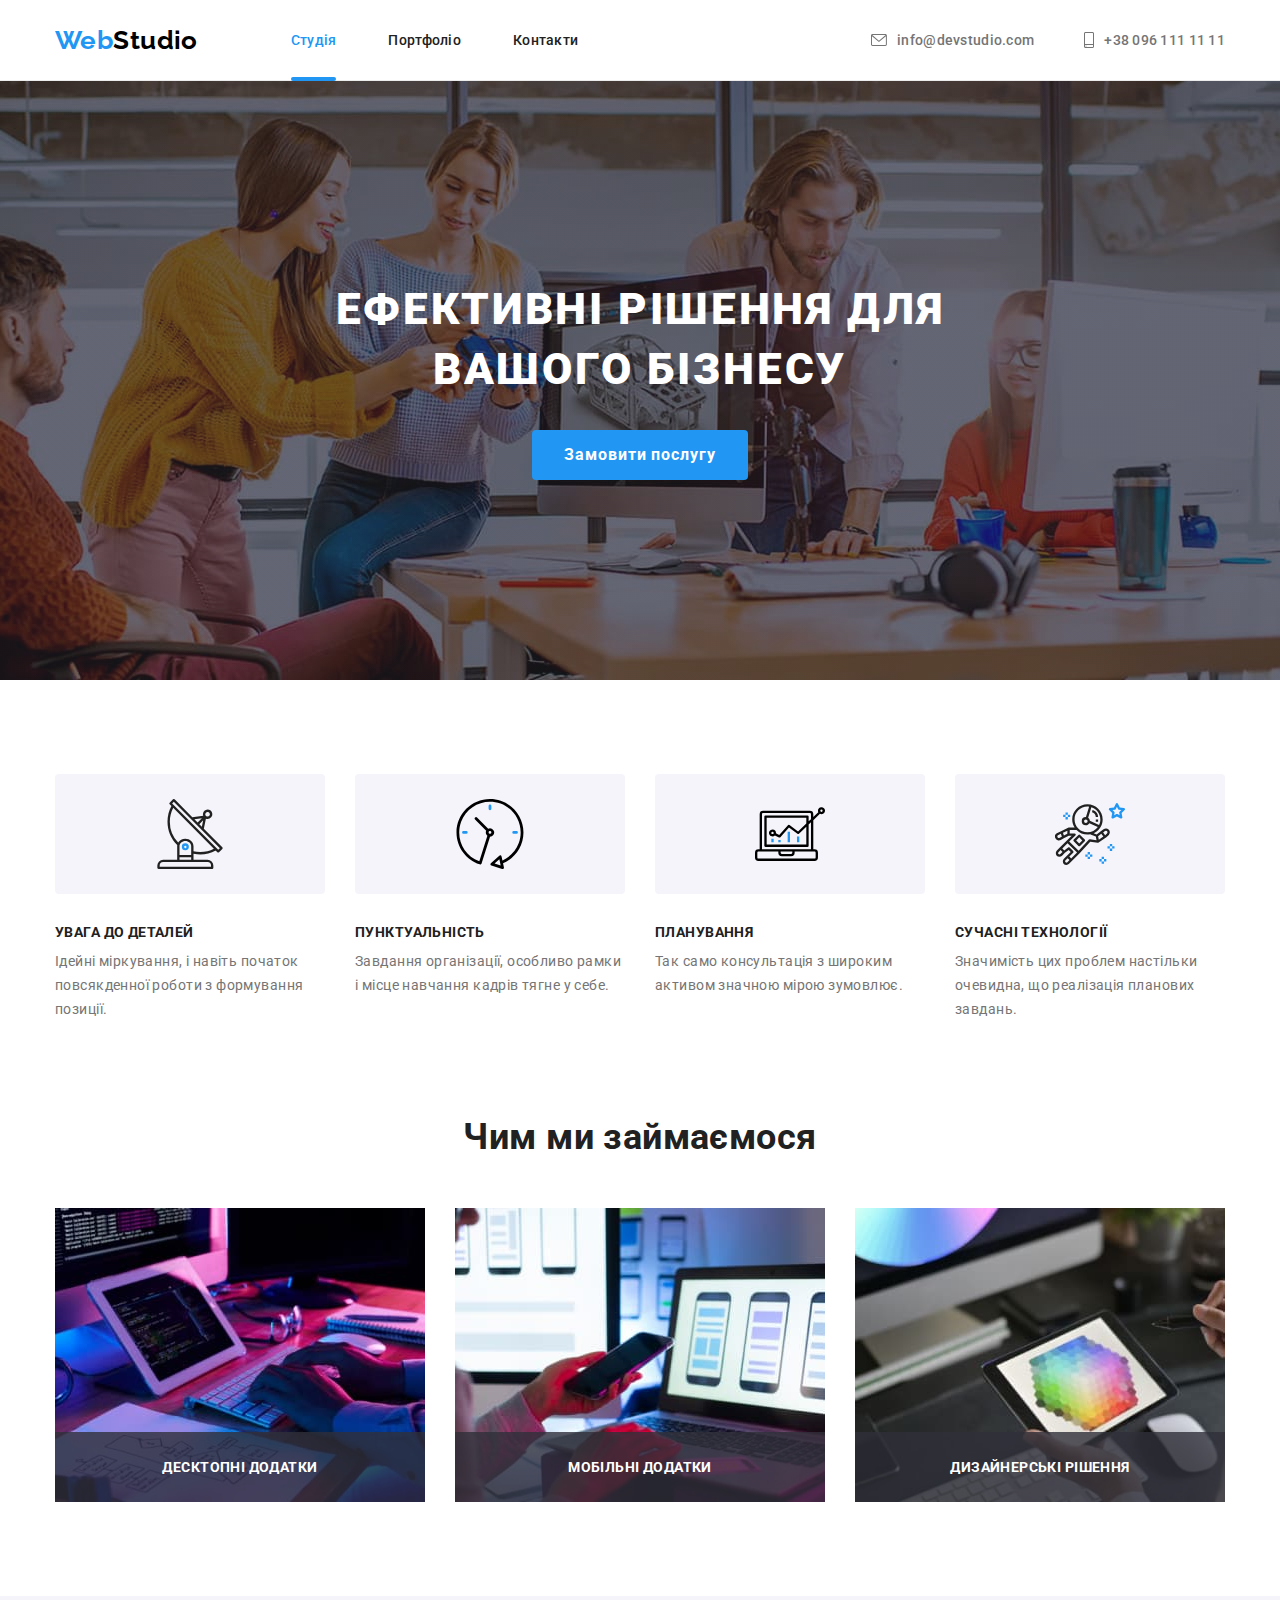
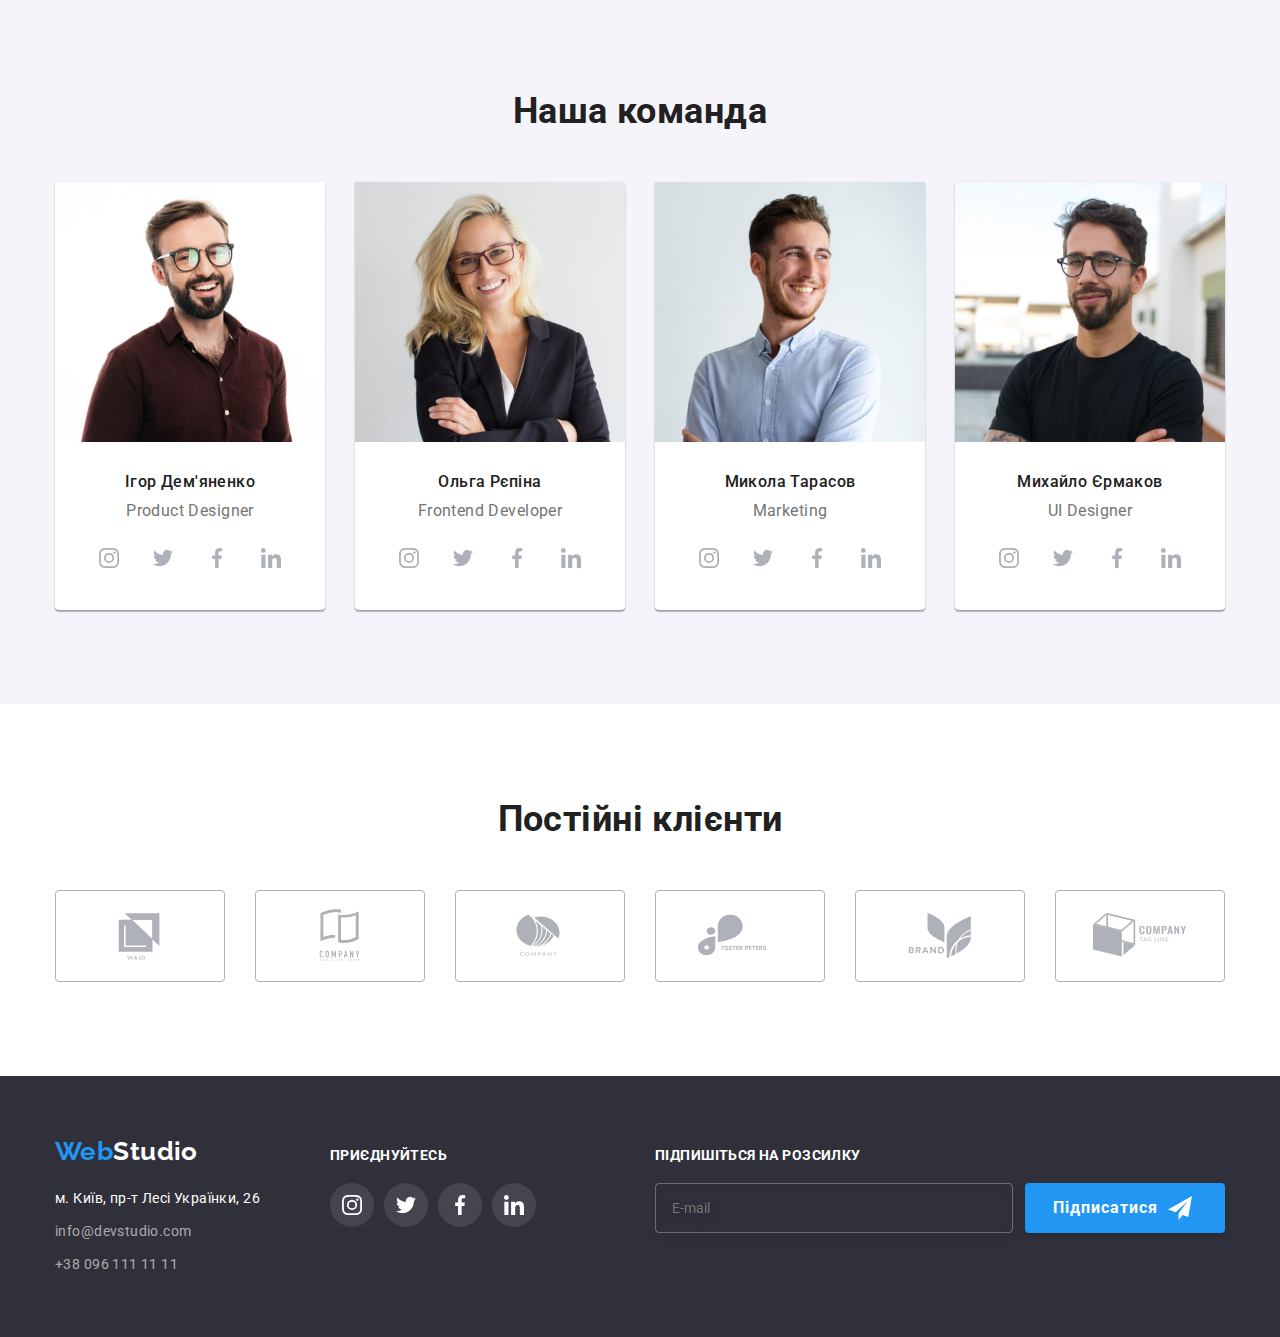
<file: index.html>
<!DOCTYPE html>
<html lang="uk">
<head>
    <meta charset="UTF-8">
    <meta http-equiv="X-UA-Compatible" content="IE=edge">
    <meta name="viewport" content="width=device-width, initial-scale=1.0">
    <title>Студія</title>
    <link rel="preconnect" href="https://fonts.googleapis.com">
    <link rel="preconnect" href="https://fonts.gstatic.com" crossorigin>
    <link href="https://fonts.googleapis.com/css2?family=Raleway:wght@700&family=Roboto:wght@400;500;700;900&display=swap" rel="stylesheet">
    <link rel="stylesheet" href="https://cdnjs.cloudflare.com/ajax/libs/modern-normalize/1.1.0/modern-normalize.css">
    <!-- <link rel="stylesheet" href="./css/styles.css"> -->
    <link rel="stylesheet" href="./css/main.min.css">
</head>
<body>
    <header class="header">
        <div class="header-container container">
            <a lang="en" class="site-logo" href="./">
                <span class="site-logo__decoration">Web</span>Studio
            </a>
            <nav class="site-nav">
                <ul class="site-nav__list list">
                    <!-- site-nav__link- -current - це модифікатор -->
                    <li class="site-nav__item"><a class="site-nav__link site-nav__link--current" href="./">Студія</a></li>
                    <li class="site-nav__item"><a class="site-nav__link" href="./portfolio.html">Портфоліо</a></li>
                    <li class="site-nav__item"><a class="site-nav__link" href="#">Контакти</a></li>
                </ul>
            </nav>
            <ul class="header-contacts__list list">
                <li class="header-contacts__item">
                    <a class="header-contacts__email-link" href="mailto:info@devstudio.com">
                        <svg class="header-contacts__email-icon">
                            <use href="./images/icons.svg#icon-envelope"></use>
                        </svg>
                        info@devstudio.com
                    </a>
                </li>
                <li class="header-contacts__item">
                    <a class="header-contacts__phone-link" href="tel:+380961111111">
                        <svg class="header-contacts__phone-icon">
                            <use href="./images/icons.svg#icon-smartphone"></use>
                        </svg>
                        +38 096 111 11 11
                    </a>
                </li>
            </ul>
        </div>
    </header>
    <main>
        <section class="hero-section section">
            <div class="container">
                <h1 class="hero-section__title">Ефективні рішення для вашого бізнесу</h1>
                <button data-modal-open class="hero-section__button" type="button">Замовити послугу</button>
            </div>
        </section>
        <section class="features section">
            <div class="container">
                <!-- hide this h2 -->
                <h2 class="features__title">Наші особливості</h2>
                <ul class="features__list list">
                    <li class="features__item">
                        <div class="features__content">
                            <svg class="features__icon">
                                <use href="./images/icons.svg#icon-antenna"></use>
                            </svg>
                        </div>
                        <h3 class="features__name">Увага до деталей</h3>
                        <p class="features__description">Ідейні міркування, і навіть початок повсякденної роботи з формування позиції.</p>
                    </li>
                    <li class="features__item">
                        <div class="features__content">
                            <svg class="features__icon">
                                <use href="./images/icons.svg#icon-clock"></use>
                            </svg>
                        </div>
                        <h3 class="features__name">Пунктуальність</h3>
                        <p class="features__description">Завдання організації, особливо рамки і місце навчання кадрів тягне у себе.</p>
                    </li>
                    <li class="features__item">
                        <div class="features__content">
                            <svg class="features__icon">
                                <use href="./images/icons.svg#icon-diagram"></use>
                            </svg>
                        </div>
                        <h3 class="features__name">Планування</h3>
                        <p class="features__description">Так само консультація з широким активом значною мірою зумовлює.</p>
                    </li>
                    <li class="features__item">
                        <div class="features__content">
                            <svg class="features__icon">
                                <use href="./images/icons.svg#icon-astronaut"></use>
                            </svg>
                        </div>
                        <h3 class="features__name">Сучасні технології</h3>
                        <p class="features__description">Значимість цих проблем настільки очевидна, що реалізація планових завдань.</p>
                    </li>
                </ul>
            </div>
            </section>
        <section class="company-works section">
            <div class="container">
                <h2 class="company-works__title">Чим ми займаємося</h2>
                <ul class="company-works-list list">
                    <li class="company-works__item">
                        <div class="company-works__content">
                            <img src="./images/work1.jpg" alt="Десктопні додадтки" width="370" height="295">
                            <div class="company-works__description">
                                <h3 class="company-works__work-title">Десктопні додатки</h3>
                            </div>
                        </div>
                    </li>
                    <li class="company-works__item">
                        <div class="company-works__content">
                            <img src="./images/work2.jpg" alt="Мобільні додатки" width="370" height="295">
                            <div class="company-works__description">
                                <h3 class="company-works__work-title">Мобільні додатки</h3>
                            </div>
                        </div>
                    </li>
                    <li class="company-works__item">
                        <div class="company-works__content">
                            <img src="./images/work3.jpg" alt="Дизайнерські рішення" width="370" height="295">
                            <div class="company-works__description">
                                <h3 class="company-works__work-title">Дизайнерські рішення</h3>
                            </div>
                        </div>
                    </li>
                </ul>
            </div>
        </section>
        <section class="company-team section">
            <div class="container">
                <h2 class="company-team__title">Наша команда</h2>
                <ul class="company-team__list list">
                    <li class="company-team__item">
                        <img src="./images/igordemyanenko.jpg" alt="Ігор Дем'яненко" width="270" height="260">
                        <div class="employee-description">
                            <h3 class="employee-description__name">Ігор Дем'яненко</h3>
                            <p class="employee-description__position">Product Designer</p>
                            <ul class="employee-social__list list">
                                <li class="employee-social__item">
                                    <a class="employee-social__link" href="https://instagram.com/" target="_blank" rel="noopener noreferrer">
                                        <svg class="employee-social__icon">
                                            <use href="./images/icons.svg#icon-instagram"></use>
                                        </svg>
                                    </a>
                                </li>
                                <li class="employee-social__item">
                                    <a class="employee-social__link" href="https://twitter.com/" target="_blank" rel="noopener noreferrer">
                                        <svg class="employee-social__icon">
                                            <use href="./images/icons.svg#icon-twitter"></use>
                                        </svg>
                                    </a>
                                </li>
                                <li class="employee-social__item">
                                    <a class="employee-social__link" href="https://facebook.com/" target="_blank" rel="noopener noreferrer">
                                        <svg class="employee-social__icon">
                                            <use href="./images/icons.svg#icon-facebook"></use>
                                        </svg>
                                    </a>
                                </li>
                                <li class="employee-social__item">
                                    <a class="employee-social__link" href="https://linkedin.com/" target="_blank" rel="noopener noreferrer">
                                        <svg class="employee-social__icon">
                                            <use href="./images/icons.svg#icon-linkedin"></use>
                                        </svg>
                                    </a>
                                </li>
                            </ul>
                        </div>
                    </li>
                    <li class="company-team__item">
                        <img src="./images/olgarepina.jpg" alt="Ольга Рєпіна" width="270" height="260">
                        <div class="employee-description">
                            <h3 class="employee-description__name">Ольга Рєпіна</h3>
                            <p class="employee-description__position">Frontend Developer</p>
                            <ul class="employee-social__list list">
                                <li class="employee-social__item">
                                    <a class="employee-social__link" href="https://instagram.com/" target="_blank" rel="noopener noreferrer">
                                        <svg class="employee-social__icon">
                                            <use href="./images/icons.svg#icon-instagram"></use>
                                        </svg>
                                    </a>
                                </li>
                                <li class="employee-social__item">
                                    <a class="employee-social__link" href="https://twitter.com/" target="_blank" rel="noopener noreferrer">
                                        <svg class="employee-social__icon">
                                            <use href="./images/icons.svg#icon-twitter"></use>
                                        </svg>
                                    </a>
                                </li>
                                <li class="employee-social__item">
                                    <a class="employee-social__link" href="https://facebook.com/" target="_blank" rel="noopener noreferrer">
                                        <svg class="employee-social__icon">
                                            <use href="./images/icons.svg#icon-facebook"></use>
                                        </svg>
                                    </a>
                                </li>
                                <li class="employee-social__item">
                                    <a class="employee-social__link" href="https://linkedin.com/" target="_blank" rel="noopener noreferrer">
                                        <svg class="employee-social__icon">
                                            <use href="./images/icons.svg#icon-linkedin"></use>
                                        </svg>
                                    </a>
                                </li>
                            </ul>
                        </div>
                    </li>
                    <li class="company-team__item">
                        <img src="./images/mykolatarasov.jpg" alt="Микола Тарасов" width="270" height="260">
                        <div class="employee-description">
                            <h3 class="employee-description__name">Микола Тарасов</h3>
                            <p class="employee-description__position">Marketing</p>
                            <ul class="employee-social__list list">
                                <li class="employee-social__item">
                                    <a class="employee-social__link" href="https://instagram.com/" target="_blank" rel="noopener noreferrer">
                                        <svg class="employee-social__icon">
                                            <use href="./images/icons.svg#icon-instagram"></use>
                                        </svg>
                                    </a>
                                </li>
                                <li class="employee-social__item">
                                    <a class="employee-social__link" href="https://twitter.com/" target="_blank" rel="noopener noreferrer">
                                        <svg class="employee-social__icon">
                                            <use href="./images/icons.svg#icon-twitter"></use>
                                        </svg>
                                    </a>
                                </li>
                                <li class="employee-social__item">
                                    <a class="employee-social__link" href="https://facebook.com/" target="_blank" rel="noopener noreferrer">
                                        <svg class="employee-social__icon">
                                            <use href="./images/icons.svg#icon-facebook"></use>
                                        </svg>
                                    </a>
                                </li>
                                <li class="employee-social__item">
                                    <a class="employee-social__link" href="https://linkedin.com/" target="_blank" rel="noopener noreferrer">
                                        <svg class="employee-social__icon">
                                            <use href="./images/icons.svg#icon-linkedin"></use>
                                        </svg>
                                    </a>
                                </li>
                            </ul>
                        </div>
                    </li>
                    <li class="company-team__item">
                        <img src="./images/mykhailoyermakov.jpg" alt="Михайло Єрмаков" width="270" height="260">
                        <div class="employee-description">
                            <h3 class="employee-description__name">Михайло Єрмаков</h3>
                            <p class="employee-description__position">UI Designer</p>
                            <ul class="employee-social__list list">
                                <li class="employee-social__item">
                                    <a class="employee-social__link" href="https://instagram.com/" target="_blank" rel="noopener noreferrer">
                                        <svg class="employee-social__icon">
                                            <use href="./images/icons.svg#icon-instagram"></use>
                                        </svg>
                                    </a>
                                </li>
                                <li class="employee-social__item">
                                    <a class="employee-social__link" href="https://twitter.com/" target="_blank" rel="noopener noreferrer">
                                        <svg class="employee-social__icon">
                                            <use href="./images/icons.svg#icon-twitter"></use>
                                        </svg>
                                    </a>
                                </li>
                                <li class="employee-social__item">
                                    <a class="employee-social__link" href="https://facebook.com/" target="_blank" rel="noopener noreferrer">
                                        <svg class="employee-social__icon">
                                            <use href="./images/icons.svg#icon-facebook"></use>
                                        </svg>
                                    </a>
                                </li>
                                <li class="employee-social__item">
                                    <a class="employee-social__link" href="https://linkedin.com/" target="_blank" rel="noopener noreferrer">
                                        <svg class="employee-social__icon">
                                            <use href="./images/icons.svg#icon-linkedin"></use>
                                        </svg>
                                    </a>
                                </li>
                            </ul>
                        </div>
                    </li>
                </ul>
            </div>
        </section>
        <section class="clients-section section">
            <div class="container">
                <h2 class="clients-section__title">Постійні клієнти</h2>
                <ul class="clients__list list">
                    <li class="clients__item">
                        <a class="clients__link" href="#" target="_blank" rel="noopener noreferrer">
                            <svg class="clients__icon">
                                <use href="./images/icons.svg#icon-client_1"></use>
                            </svg>
                        </a>
                    </li>
                    <li class="clients__item">
                        <a class="clients__link" href="#" target="_blank" rel="noopener noreferrer">
                            <svg class="clients__icon">
                                <use href="./images/icons.svg#icon-client_2"></use>
                            </svg>
                        </a>
                    </li>
                    <li class="clients__item">
                        <a class="clients__link" href="#" target="_blank" rel="noopener noreferrer">
                            <svg class="clients__icon">
                                <use href="./images/icons.svg#icon-client_3"></use>
                            </svg>
                        </a>
                    </li>
                    <li class="clients__item">
                        <a class="clients__link" href="#" target="_blank" rel="noopener noreferrer">
                            <svg class="clients__icon">
                                <use href="./images/icons.svg#icon-client_4"></use>
                            </svg>
                        </a>
                    </li>
                    <li class="clients__item">
                        <a class="clients__link" href="#" target="_blank" rel="noopener noreferrer">
                            <svg class="clients__icon">
                                <use href="./images/icons.svg#icon-client_5"></use>
                            </svg>
                        </a>
                    </li>
                    <li class="clients__item">
                        <a class="clients__link" href="#" target="_blank" rel="noopener noreferrer">
                            <svg class="clients__icon">
                                <use href="./images/icons.svg#icon-client_6"></use>
                            </svg>
                        </a>
                    </li>
                </ul>
            </div>
        </section>
    </main>
    <footer class="footer">
        <div class="footer-container container">
            <div class="footer-contacts-container">
                <a lang="en" class="site-logo footer__site-logo" href="./">
                    <span class="site-logo__decoration">Web</span>Studio
                </a>
                <address>
                    <ul class="footer-contacts__list list">
                        <li class="footer-contacts__physical-address">м. Київ, пр-т Лесі Українки, 26</li>
                        <li><a class="footer-contacts__link" href="mailto:info@devstudio.com">info@devstudio.com</a></li>
                        <li><a class="footer-contacts__link" href="tel:+380961111111">+38 096 111 11 11</a></li>
                    </ul>
                </address>
            </div>
            <div class="footer-social-container">
                <p class="footer-social-container_name">Приєднуйтесь</p>
                <ul class="footer-social__list list">
                    <li class="footer-social__item">
                        <a class="footer-social__link" href="https://instagram.com/" target="_blank"
                            rel="noopener noreferrer">
                            <svg class="footer-social__icon">
                                <use href="./images/icons.svg#icon-instagram"></use>
                            </svg>
                        </a>
                    </li>
                    <li class="footer-social__item">
                        <a class="footer-social__link" href="https://twitter.com/" target="_blank" rel="noopener noreferrer">
                            <svg class="footer-social__icon">
                                <use href="./images/icons.svg#icon-twitter"></use>
                            </svg>
                        </a>
                    </li>
                    <li class="footer-social__item">
                        <a class="footer-social__link" href="https://facebook.com/" target="_blank"
                            rel="noopener noreferrer">
                            <svg class="footer-social__icon">
                                <use href="./images/icons.svg#icon-facebook"></use>
                            </svg>
                        </a>
                    </li>
                    <li class="footer-social__item">
                        <a class="footer-social__link" href="https://linkedin.com/" target="_blank"
                            rel="noopener noreferrer">
                            <svg class="footer-social__icon">
                                <use href="./images/icons.svg#icon-linkedin"></use>
                            </svg>
                        </a>
                    </li>
                </ul>
            </div>
            <div class="footer-subscribe">
                <p class="footer-subscribe__name">Підпишіться на розсилку</p>
                <form class="footer-subscribe-form">
                    <input class="footer-subscribe-form__input" type="email" name="email" placeholder="E-mail">
                    <button class="footer-subscribe-form__button" type="submit">
                        Підписатися
                        <svg class="footer-subscribe-form__icon">
                            <use href="./images/icons.svg#send_icon"></use>
                        </svg>
                    </button>
                </form>
            </div>
        </div>
    </footer>
    <div class="modal-window-backdrop is-hidden" data-modal>
        <div class="modal-window">
            <button class="modal-window__close-button" data-modal-close>
                <svg class="modal-window__close-icon">
                    <use href="./images/icons.svg#close_icon"></use>
                </svg>
            </button>
            <h2 class="modal-window__title">Залиште свої дані, ми вам передзвонимо</h2>
            <form class="modal-window-form">
                <div class="modal-window-form__item">
                    <label class="modal-window-form__label" for="name">Ім'я</label>
                    <input class="modal-window-form__input" type="text" id="name" name="name">
                    <svg class="modal-window-form__icon">
                        <use href="./images/icons.svg#person_icon"></use>
                    </svg>
                </div>
                <div class="modal-window-form__item">
                    <label class="modal-window-form__label" for="phone">Телефон</label>
                    <input class="modal-window-form__input" type="tel" name="phone" id="phone">
                    <svg class="modal-window-form__icon">
                        <use href="./images/icons.svg#phone_icon"></use>
                    </svg>
                </div>        
                <div class="modal-window-form__item">
                    <label class="modal-window-form__label" for="email">Пошта</label>
                    <input class="modal-window-form__input" type="email" name="email" id="email">
                    <svg class="modal-window-form__icon">
                        <use href="./images/icons.svg#email_icon"></use>
                    </svg>
                </div>
                <div class="modal-window-form__item modal-window-form__item--textarea-field">
                    <label class="modal-window-form__label" for="comment">Коментар</label>
                    <textarea class="modal-window-form__textarea" name="comment" rows="5" placeholder="Введіть текст" id="comment"></textarea>
                </div>
                <label class="modal-window-form__check">
                    <input class="modal-window-form__checkbox" type="checkbox" name="accept-terms" value="checked">
                    <span class="modal-window-form__check-icon"></span>
                    Погоджуюся з розсилкою та приймаю <a href="#" class="modal-window-form__link">Умови договору</a>
                </label>
                <button class="modal-window-form__submit-button" type="submit">Відправити</button>
            </form>
        </div>
    </div>
    <script src="./js/modal.js"></script>
</body>
</html>
</file>
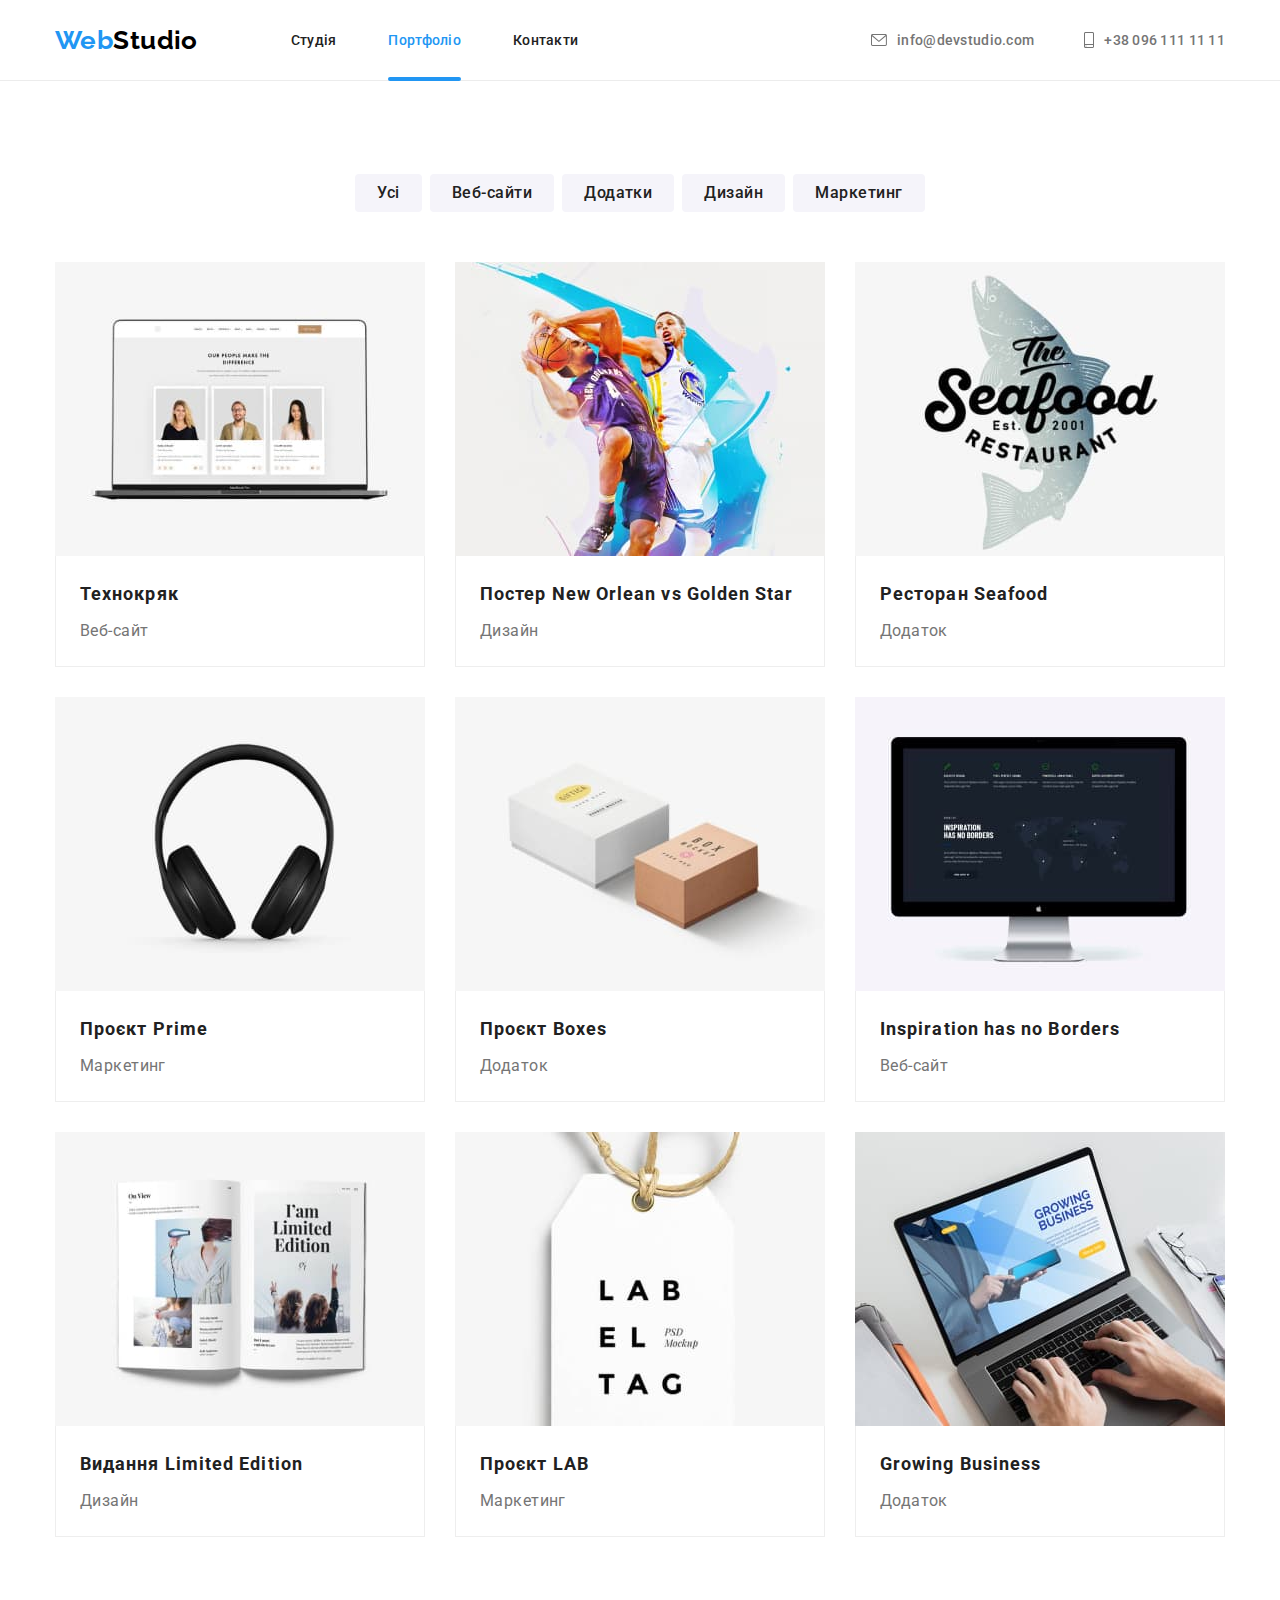
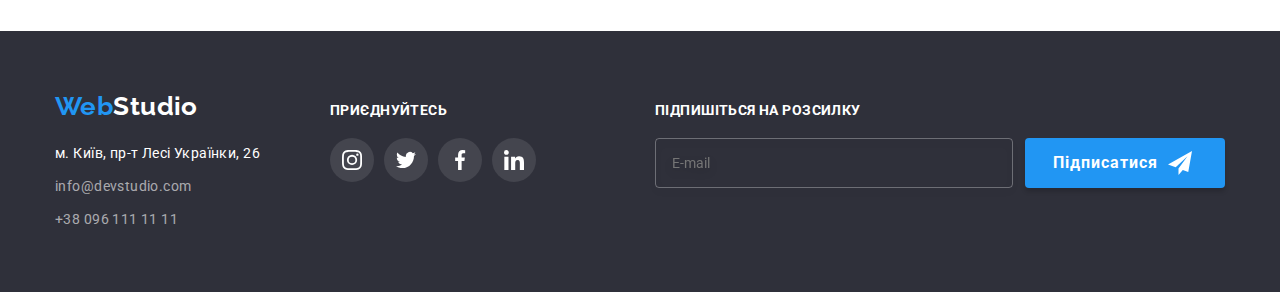
<file: portfolio.html>
<!DOCTYPE html>
<html lang="uk">
<head>
    <meta charset="UTF-8">
    <meta http-equiv="X-UA-Compatible" content="IE=edge">
    <meta name="viewport" content="width=device-width, initial-scale=1.0">
    <title>Портфоліо</title>
    <link rel="preconnect" href="https://fonts.googleapis.com">
    <link rel="preconnect" href="https://fonts.gstatic.com" crossorigin>
    <link href="https://fonts.googleapis.com/css2?family=Raleway:wght@700&family=Roboto:wght@400;500;700;900&display=swap" rel="stylesheet">
    <link rel="stylesheet" href="https://cdnjs.cloudflare.com/ajax/libs/modern-normalize/1.1.0/modern-normalize.css">
    <!-- <link rel="stylesheet" href="./css/styles.css"> -->
    <link rel="stylesheet" href="./css/main.min.css">
</head>
<body>
    <header class="header">
        <div class="header-container container">
            <a lang="en" class="site-logo" href="./">
                <span class="site-logo__decoration">Web</span>Studio
            </a>
            <nav class="site-nav">
                <ul class="site-nav__list list">
                    <li class="site-nav__item"><a class="site-nav__link" href="./">Студія</a></li>
                    <li class="site-nav__item"><a class="site-nav__link site-nav__link--current" href="./portfolio.html">Портфоліо</a></li>
                    <li class="site-nav__item"><a class="site-nav__link" href="#">Контакти</a></li>
                </ul>
            </nav>
            <ul class="header-contacts__list list">
                <li class="header-contacts__item">
                    <a class="header-contacts__email-link" href="mailto:info@devstudio.com">
                        <svg class="header-contacts__email-icon">
                            <use href="./images/icons.svg#icon-envelope"></use>
                        </svg>
                        info@devstudio.com
                    </a>
                </li>
                <li class="header-contacts__item">
                    <a class="header-contacts__phone-link" href="tel:+380961111111">
                        <svg class="header-contacts__phone-icon">
                            <use href="./images/icons.svg#icon-smartphone"></use>
                        </svg>
                        +38 096 111 11 11
                    </a>
                </li>
            </ul>
        </div>
    </header>
    <main>
        <section class="projects-section section">
            <div class="container">
                <!-- hide this h1 -->
                <h1 class="projects-section__title">Наші проекти</h1>
                <ul class="projects-filter__list list">
                    <li class="projects-filter__item"><button class="projects-filter__button" type="button">Усі</button></li>
                    <li class="projects-filter__item"><button class="projects-filter__button" type="button">Веб-сайти</button></li>
                    <li class="projects-filter__item"><button class="projects-filter__button" type="button">Додатки</button></li>
                    <li class="projects-filter__item"><button class="projects-filter__button" type="button">Дизайн</button></li>
                    <li class="projects-filter__item"><button class="projects-filter__button" type="button">Маркетинг</button></li>
                </ul>
                <ul class="projects__list list">
                    <li class="projects__item">
                        <a class="projects__link" href="#">
                            <div class="projects__description-container">
                                <img src="./images/technocrack.jpg" alt="Технокряк" width="370" height="295">
                                <div class="projects__project-description">
                                    <p class="projects__description-text">
                                        Ресурс пропонує комплексні пропозиції з різним рівнем функціоналу та сервісів. Все це дозволить відвідувачу отримати вичерпні відомості про компанію чи приватну особу.
                                    </p>
                                </div>
                            </div>
                            <div class="projects__project-meta">
                                <h2 class="projects__title">Технокряк</h2>
                                <p class="projects__type">Веб-сайт</p>
                            </div>
                        </a>
                    </li>
                    <li class="projects__item">
                        <a class="projects__link" href="#">
                            <div class="projects__description-container">
                                <img src="./images/poster_new-orlean.jpg" alt="Постер New Orlean vs Golden Star" width="370" height="295">
                                <div class="projects__project-description">
                                    <p class="projects__description-text">
                                        Ресурс пропонує комплексні пропозиції з різним рівнем функціоналу та сервісів. Все це дозволить відвідувачу
                                        отримати
                                        вичерпні відомості про компанію чи приватну особу.
                                    </p>
                                </div>
                            </div>
                            <div class="projects__project-meta">
                                <h2 class="projects__title">Постер New Orlean vs Golden Star</h2>
                                <p class="projects__type">Дизайн</p>
                            </div>
                        </a>
                    </li>
                    <li class="projects__item">
                        <a class="projects__link" href="">
                            <div class="projects__description-container">
                                <img src="./images/restaurant_seafood.jpg" alt="Ресторан Seafood" width="370" height="295">
                                <div class="projects__project-description">
                                    <p class="projects__description-text">
                                        Ресурс пропонує комплексні пропозиції з різним рівнем функціоналу та сервісів. Все це дозволить відвідувачу
                                        отримати
                                        вичерпні відомості про компанію чи приватну особу.
                                    </p>
                                </div>
                            </div>
                            <div class="projects__project-meta">
                                <h2 class="projects__title">Ресторан Seafood</h2>
                                <p class="projects__type">Додаток</p>
                            </div>
                        </a>
                    </li>
                    <li class="projects__item">
                        <a class="projects__link" href="#">
                            <div class="projects__description-container">
                                <img src="./images/project_prime.jpg" alt="Проєкт Prime" width="370" height="295">
                                <div class="projects__project-description">
                                    <p class="projects__description-text">
                                        Ресурс пропонує комплексні пропозиції з різним рівнем функціоналу та сервісів. Все це дозволить відвідувачу
                                        отримати
                                        вичерпні відомості про компанію чи приватну особу.
                                    </p>
                                </div>
                            </div>
                            <div class="projects__project-meta">
                                <h2 class="projects__title">Проєкт Prime</h2>
                                <p class="projects__type">Маркетинг</p>
                            </div>
                        </a>
                    </li>
                    <li class="projects__item">
                        <a class="projects__link" href="#">
                            <div class="projects__description-container">
                                <img src="./images/project_boxes.jpg" alt="Проєкт Boxes" width="370" height="295">
                                <div class="projects__project-description">
                                    <p class="projects__description-text">
                                        Ресурс пропонує комплексні пропозиції з різним рівнем функціоналу та сервісів. Все це дозволить відвідувачу
                                        отримати
                                        вичерпні відомості про компанію чи приватну особу.
                                    </p>
                                </div>
                            </div>
                            <div class="projects__project-meta">
                                <h2 class="projects__title">Проєкт Boxes</h2>
                                <p class="projects__type">Додаток</p>
                            </div>
                        </a>
                    </li>
                    <li class="projects__item">
                        <a class="projects__link" href="#">
                            <div class="projects__description-container">
                                <img src="./images/inspiration_has_no_borders.jpg" alt="Inspiration has no Borders" width="370" height="295">
                                <div class="projects__project-description">
                                    <p class="projects__description-text">
                                        Ресурс пропонує комплексні пропозиції з різним рівнем функціоналу та сервісів. Все це дозволить відвідувачу
                                        отримати
                                        вичерпні відомості про компанію чи приватну особу.
                                    </p>
                                </div>
                            </div>
                            <div class="projects__project-meta">
                                <h2 class="projects__title">Inspiration has no Borders</h2>
                                <p class="projects__type">Веб-сайт</p>
                            </div>
                        </a>
                    </li>
                    <li class="projects__item">
                        <a class="projects__link" href="#">
                            <div class="projects__description-container">
                                <img src="./images/book_limited-edition.jpg" alt="Видання Limited Edition" width="370" height="295">
                                <div class="projects__project-description">
                                    <p class="projects__description-text">
                                        Ресурс пропонує комплексні пропозиції з різним рівнем функціоналу та сервісів. Все це дозволить відвідувачу
                                        отримати
                                        вичерпні відомості про компанію чи приватну особу.
                                    </p>
                                </div>
                            </div>
                           <div class="projects__project-meta">
                                <h2 class="projects__title">Видання Limited Edition</h2>
                                <p class="projects__type">Дизайн</p>
                           </div>
                        </a>
                    </li>
                    <li class="projects__item">
                        <a class="projects__link" href="#">
                            <div class="projects__description-container">
                                <img src="./images/project_lab.jpg" alt="Проєкт LAB" width="370" height="295">
                                <div class="projects__project-description">
                                    <p class="projects__description-text">
                                        Ресурс пропонує комплексні пропозиції з різним рівнем функціоналу та сервісів. Все це дозволить відвідувачу
                                        отримати
                                        вичерпні відомості про компанію чи приватну особу.
                                    </p>
                                </div>
                            </div>
                            <div class="projects__project-meta">
                                <h2 class="projects__title">Проєкт LAB</h2>
                                <p class="projects__type">Маркетинг</p>
                            </div>
                        </a>
                    </li>
                    <li class="projects__item">
                        <a class="projects__link" href="#">
                            <div class="projects__description-container">
                                <img src="./images/growing-business.jpg" alt="Growing Business" width="370" height="295">
                                <div class="projects__project-description">
                                    <p class="projects__description-text">
                                        Ресурс пропонує комплексні пропозиції з різним рівнем функціоналу та сервісів. Все це дозволить відвідувачу
                                        отримати
                                        вичерпні відомості про компанію чи приватну особу.
                                    </p>
                                </div>
                            </div>
                            <div class="projects__project-meta">
                                <h2 class="projects__title">Growing Business</h2>
                                <p class="projects__type">Додаток</p>
                            </div>
                        </a>
                    </li>
                </ul>
            </div>
        </section>
    </main>
    <footer class="footer">
        <div class="footer-container container">
            <div class="footer-contacts-container">
                <a lang="en" class="site-logo footer__site-logo" href="./">
                    <span class="site-logo__decoration">Web</span>Studio
                </a>
                <address>
                    <ul class="footer-contacts__list list">
                        <li class="footer-contacts__physical-address">м. Київ, пр-т Лесі Українки, 26</li>
                        <li><a class="footer-contacts__link" href="mailto:info@devstudio.com">info@devstudio.com</a></li>
                        <li><a class="footer-contacts__link" href="tel:+380961111111">+38 096 111 11 11</a></li>
                    </ul>
                </address>
            </div>
            <div class="footer-social-container">
                <p class="footer-social-container_name">Приєднуйтесь</p>
                <ul class="footer-social__list list">
                    <li class="footer-social__item">
                        <a class="footer-social__link" href="https://instagram.com/" target="_blank"
                            rel="noopener noreferrer">
                            <svg class="footer-social__icon">
                                <use href="./images/icons.svg#icon-instagram"></use>
                            </svg>
                        </a>
                    </li>
                    <li class="footer-social__item">
                        <a class="footer-social__link" href="https://twitter.com/" target="_blank"
                            rel="noopener noreferrer">
                            <svg class="footer-social__icon">
                                <use href="./images/icons.svg#icon-twitter"></use>
                            </svg>
                        </a>
                    </li>
                    <li class="footer-social__item">
                        <a class="footer-social__link" href="https://facebook.com/" target="_blank"
                            rel="noopener noreferrer">
                            <svg class="footer-social__icon">
                                <use href="./images/icons.svg#icon-facebook"></use>
                            </svg>
                        </a>
                    </li>
                    <li class="footer-social__item">
                        <a class="footer-social__link" href="https://linkedin.com/" target="_blank"
                            rel="noopener noreferrer">
                            <svg class="footer-social__icon">
                                <use href="./images/icons.svg#icon-linkedin"></use>
                            </svg>
                        </a>
                    </li>
                </ul>
            </div>
            <div class="footer-subscribe">
                <p class="footer-subscribe__name">Підпишіться на розсилку</p>
                <form class="footer-subscribe-form">
                    <input class="footer-subscribe-form__input" type="email" name="email" placeholder="E-mail">
                    <button class="footer-subscribe-form__button" type="submit">
                        Підписатися
                        <svg class="footer-subscribe-form__icon">
                            <use href="./images/icons.svg#send_icon"></use>
                        </svg>
                    </button>
                </form>
            </div>
        </div>
    </footer>
</body>
</html>
</file>
<file: css/styles.css>
:root {
    --global-lightblack-color: #757575;
    --header-border-color: #ECECEC;
    --hero-button-background-active-color: #188CE8;
    --social-icons-fill: #AFB1B8;
    --projects-item-border-color: #EEEEEE;
    --project-description-background: rgba(33, 150, 243, 0.9);
    --hero-footer-background-color: #2F303A;
    --footer-contacts-color: rgba(255, 255, 255, 0.6);
    --footer-social-link-bg-color: rgba(255, 255, 255, 0.1);
    --global-white-color: #FFFFFF;
    --global-sky-color: #2196F3;
    --global-black-color: #000000;
    --global-blackgray-color: #212121;
    --global-lightgray-color: #F5F4FA;
    --modal-window-backdrop-color: rgba(0, 0, 0, 0.2);
    --global-transition-duration: 250ms;
    --global-transition-timing-function: cubic-bezier(0.4, 0, 0.2, 1);
    --form-placeholder-color: rgba(117, 117, 117, 0.5);
    --form-border-color: rgba(33, 33, 33, 0.2);
}

html {
    box-sizing: border-box;
}

body {
    /* paddint-top for fixed header */
    padding-top: 80px;
    font-family: "Roboto", sans-serif;
    font-size: 14px;
    letter-spacing: 0.03em;
    color: var(--global-blackgray-color);
}

h1,
h2,
h3,
p {
    margin-top: 0;
    margin-bottom: 0;
}

img {
    display: block;
    max-width: 100%;
    height: auto;
}

.container {
    margin-left: auto;
    margin-right: auto;
    padding-left: 15px;
    padding-right: 15px;
    width: 1200px;
}

.section {
    padding-top: 94px;
    padding-bottom: 94px;
}

.list {
    padding: 0;
    margin: 0;
    list-style: none;
}

/* ################## Start header #################### */

.header {
    position: fixed;
    top: 0;
    left: 0;
    width: 100%;
    background-color: var(--global-white-color);
    border-bottom: 1px solid var(--header-border-color);
    z-index: 2;
}

.header-container {
    display: flex;
    align-items: center;
}

.site-logo {
    font-family: "Raleway", sans-serif;
    font-style: normal;
    font-size: 26px;
    font-weight: 700;
    line-height: 1.1923;
    text-decoration: none;
    color: var(--global-black-color);
}

.site-logo__decoration {
    color: var(--global-sky-color);
}

.site-nav {
    margin-left: 93px;
}

.site-nav__list {
    display: flex;
}

.site-nav__list .site-nav__link,
.header-contacts .header-contacts__email,
.header-contacts .header-contacts__phone {
    padding-top: 32px;
    padding-bottom: 32px;
}

.site-nav__list .site-nav__item + .site-nav__item {
    margin-left: 52px;
}

.header-contacts__list .header-contacts__item + .header-contacts__item {
    margin-left: 50px;
}

.header-contacts__list {
    display: flex;
    margin-left: auto;
}

.site-nav__link {
    position: relative;
    display: block;
    font-style: normal;
    font-weight: 500;
    line-height: 1.1428;
    letter-spacing: 0.02em;
    text-decoration: none;
    color: var(--global-blackgray-color);
    /* css перехід */
    transition-property: color;
    transition-duration: var(--global-transition-duration);
    transition-timing-function: var(--global-transition-timing-function);
}

.header-contacts__email-icon {
    width: 16px;
    height: 12px;
    margin-right: 10px;
    fill: currentColor;
}

.header-contacts__phone-icon {
    width: 10px;
    height: 16px;
    margin-right: 10px;
    fill: currentColor;
}

.header-contacts__email-link,
.header-contacts__phone-link {
    display: flex;
    align-items: center;
    font-weight: 500;
    line-height: 1.1428;
    letter-spacing: 0.02em;
    text-decoration: none;
    color: var(--global-lightblack-color);
    /* css перехід */
    transition-property: color;
    transition-duration: var(--global-transition-duration);
    transition-timing-function: var(--global-transition-timing-function);
}

.site-nav__link:hover,
.header-contacts__email-link:hover,
.header-contacts__phone-link:hover,
.site-nav__link:focus,
.header-contacts__email-link:focus,
.header-contacts__phone-link:focus {
    color: var(--global-sky-color);
}

.current::after,
.site-nav__link::after {
    content: "";
    position: absolute;
    left: 0;
    bottom: -1px;
    display: block;
    min-width: 100%;
    height: 4px;
    background-color: var(--global-sky-color);
    opacity: 0;
    border-radius: 2px;
    /* css перехід */
    transition-property: opacity;
    transition-duration: var(--global-transition-duration);
    transition-timing-function: var(--global-transition-timing-function);
}

.site-nav__link:hover::after,
.site-nav__link:focus::after {
    opacity: 1;
}

.site-nav__link--current,
.site-nav__link--current::after {
    opacity: 1;
    color: var(--global-sky-color);
}

/* ################## End header #################### */

/* ################## start hero #################### */

.hero-section {
    max-width: 1600px;
    min-height: 600px;
    margin-left: auto;
    margin-right: auto;
    padding-top: 200px;
    padding-bottom: 200px;
    text-align: center;
    background-image: linear-gradient(
            to right,
            rgba(47, 48, 58, 0.4),
            rgba(47, 48, 58, 0.4)
        ),
        url(../images/hero_image.jpg);
    background-repeat: no-repeat;
    background-position: center;
    background-size: cover;
    background-color: var(--global-blackgray-color);
}

.hero-section__title {
    display: block;
    width: 696px;
    margin-left: auto;
    margin-right: auto;
    margin-bottom: 30px;
    font-weight: 900;
    font-size: 44px;
    line-height: 1.3636;
    text-align: center;
    letter-spacing: 0.06em;
    text-transform: uppercase;
    color: var(--global-white-color);
}

.hero-section__button {
    background: var(--global-sky-color);
    padding: 10px 32px;
    font-family: "Roboto", sans-serif;
    font-style: normal;
    font-size: 16px;
    font-weight: 700;
    line-height: 1.875;
    align-items: center;
    text-align: center;
    letter-spacing: 0.06em;
    cursor: pointer;
    color: var(--global-white-color);
    border: none;
    border-radius: 4px;
    /* css перехід */
    transition-property: background-color;
    transition-duration: var(--global-transition-duration);
    transition-timing-function: var(--global-transition-timing-function);
}

.hero-section__button:active {
    background-color: var(--hero-button-background-active-color);
}

/* ################## end hero #################### */

/* ##################### Start Modal window #################### */

.modal-window-backdrop {
    position: fixed;
    /* Ставимо його в початок вюпорта */
    top: 0;
    left: 0;
    /* і розтягуємо на вюпорт */
    width: 100%;
    height: 100%;
    background-color: var(--modal-window-backdrop-color);
    /* css перехід */
    transition-property: opacity;
    transition-duration: var(--global-transition-duration);
    transition-timing-function: var(--global-transition-timing-function);
    z-index: 3;
}

.modal-window-backdrop.is-hidden {
    /* Прозорість */
    opacity: 0;
    /* при кліку на елемент на нього не впливу немає і клік буде прийматися наступним елементом*/
    pointer-events: none;
}

.modal-window-backdrop.is-hidden .modal-window {
    transform: translate(-50%, -50%) scale(1.1);
}

.modal-window {
    /* центрування відносно початку вікна верхній лівий кут */
    position: absolute;
    top: 50%;
    left: 50%;
    /* padding: 8px; */
    transform: translate(-50%, -50%) scale(1);
    min-width: 528px;
    min-height: 581px;
    border-radius: 4px;
    background-color: var(--global-white-color);
    transition-property: transform;
    transition-duration: var(--global-transition-duration);
    transition-timing-function: var(--global-transition-timing-function);
}

.modal-window__close-icon {
    width: 18px;
    height: 18px;
    fill: currentColor;
    transition-property: fill;
    transition-duration: var(--global-transition-duration);
    transition-timing-function: var(--global-transition-timing-function);
}

.modal-window__close-button {
    width: 30px;
    height: 30px;
    display: flex;
    align-items: center;
    margin-top: 8px;
    margin-right: 8px;
    margin-left: auto;
    background-color: var(--global-white-color);
    cursor: pointer;
    border: 1px solid rgba(0, 0, 0, 0.1);
    border-radius: 50%;
}

.modal-window__close-button:hover .modal-window__close-icon {
    fill: var(--global-sky-color);
}

.modal-window__title {
    width: 448px;
    display: block;
    margin-left: auto;
    margin-right: auto;
    margin-bottom: 12px;
    font-size: 20px;
    line-height: calc(23 / 20);
    text-align: center;
    color: var(--global-blackgray-color);
}

.modal-window-form {
    width: 448px;
    margin-left: auto;
    margin-right: auto;
}

.modal-window-form__item {
    position: relative;
    display: flex;
    flex-direction: column;
    margin-bottom: 10px;
}

.modal-window-form__label {
    margin-bottom: 4px;
    font-size: 12px;
    line-height: 14px;
    letter-spacing: 0.01em;
    color: var(--global-lightblack-color);
}

.modal-window-form__input {
    margin: 0;
    padding-top: 11px;
    padding-bottom: 11px;
    padding-left: 42px;
    padding-right: 12px;
    border: 1px solid var(--form-border-color);
    border-radius: 4px;
    transition-property: border-color;
    transition-duration: var(--global-transition-duration);
    transition-timing-function: var(--global-transition-timing-function);
}

.modal-window-form__icon {
    position: absolute;
    top: 50%;
    left: 12px;
    width: 18px;
    height: 18px;
    transition-property: fill;
    transition-duration: var(--global-transition-duration);
    transition-timing-function: var(--global-transition-timing-function);
}

.modal-window-form__item--textarea-field {
    margin-bottom: 20px;
}

.modal-window-form__textarea {
    resize: none;
    padding: 16px 12px;
    border: 1px solid var(--form-border-color);
    border-radius: 4px;
    transition-property: border-color;
    transition-duration: var(--global-transition-duration);
    transition-timing-function: var(--global-transition-timing-function);
}

.modal-window-form__textarea::placeholder {
    font-size: 12px;
    line-height: calc(14 / 12);
    letter-spacing: 0.01em;
    color: var(--form-placeholder-color);
}

.modal-window-form__input:focus {
    outline: none;
    border-color: var(--global-sky-color);
}

.modal-window-form__input:focus ~ .modal-window-form__icon {
    fill: var(--global-sky-color);
}

.modal-window-form__textarea:focus {
    outline: none;
    border-color: var(--global-sky-color);
}

.modal-window-form__checkbox {
    appearance: none;
}

.modal-window-form__check {
    display: flex;
    align-items: center;
    justify-content: center;
    margin-bottom: 30px;
    font-size: 14px;
    line-height: calc(24 / 14);
    color: var(--global-lightblack-color);
}

.modal-window-form__check-icon {
    display: inline-block;
    width: 16px;
    height: 15px;
    margin-right: 7px;
    border: 2px solid var(--global-black-color);
    border-radius: 2px;
}

.modal-window-form__checkbox:checked + .modal-window-form__check-icon {
    background-color: var(--global-sky-color);
    background-image: url("../images/icons.svg#check_icon");
    background-size: contain;
    background-origin: border-box;
    border-color: var(--global-sky-color);
}

.modal-window-form__link {
    margin-left: 4px;
    color: var(--global-sky-color);
}

.modal-window-form__submit-button {
    background: var(--hero-button-background-active-color);
    padding: 10px 52px;
    font-family: "Roboto", sans-serif;
    font-style: normal;
    font-size: 16px;
    font-weight: 700;
    line-height: calc(30 / 16);
    margin-right: auto;
    margin-left: auto;
    margin-bottom: 40px;
    display: flex;
    align-items: center;
    text-align: center;
    letter-spacing: 0.06em;
    cursor: pointer;
    color: var(--global-white-color);
    border: none;
    border-radius: 4px;
    box-shadow: 0px 4px 4px rgba(0, 0, 0, 0.15);
}

/* ##################### End Modal window #################### */


/* ##################### start features-section ##################### */

.features__list {
    display: flex;
}

.features__list .features__item + .features__item {
    margin-left: 30px;
}

.features__item {
    flex-basis: calc(100% / 4);
}

.features__icon {
    width: 70px;
    height: 70px;
}

.features__content {
    display: flex;
    align-items: center;
    justify-content: center;
    height: 120px;
    background: var(--global-lightgray-color);
    border-radius: 4px;
    margin-bottom: 30px;
}

.features__name {
    margin-bottom: 10px;
    font-style: normal;
    font-size: 14px;
    line-height: 1.1428;
    text-transform: uppercase;
}

.features__description {
    font-style: normal;
    font-weight: 400;
    line-height: 1.7142;
    color: var(--global-lightblack-color);
}

/* ##################### end features-section ##################### */


/* ##################### start company works section ##################### */

.company-works {
    padding-top: 0;
}

.company-works-list {
    display: flex;
}

.company-works-list .company-works__item + .company-works__item {
    margin-left: 30px;
}

.company-works__content {
    position: relative;
}

.company-works__description {
    min-width: 100%;
    min-height: 70px;
    position: absolute;
    bottom: 0;
    display: flex;
    align-items: center;
    justify-content: center;
    background: rgba(47, 48, 58, 0.8);
}

.company-works__work-title {
    font-size: 14px;
    line-height: calc(16 / 14);
    text-align: center;
    text-transform: uppercase;
    color: var(--global-white-color);
}

.company-works__title,
.company-team__title,
.clients-section__title {
    margin-bottom: 50px;
    font-style: normal;
    font-size: 36px;
    line-height: 1.1666;
    text-align: center;
    color: var(--global-blackgray-color);
}

/* ##################### end company works section ##################### */

/* ##################### start company team section ##################### */

.company-team {
    background-color: var(--global-lightgray-color);
}

.company-team__list {
    display: flex;
}

.company-team__list .company-team__item + .company-team__item {
    margin-left: 30px;
}

.company-team__item {
    background-color: var(--global-white-color);
    box-shadow: 0px 1px 3px rgba(0, 0, 0, 0.12), 0px 1px 1px rgba(0, 0, 0, 0.14),
        0px 2px 1px rgba(0, 0, 0, 0.2);
    border-bottom-left-radius: 4px;
    border-bottom-right-radius: 4px;
}

.employee-description {
    padding-top: 30px;
    padding-bottom: 30px;
}

.employee-description__name {
    margin-bottom: 10px;
    font-style: normal;
    font-size: 16px;
    font-weight: 500;
    line-height: 1.1875;
    text-align: center;
    color: var(--global-blackgray-color);
}

.employee-description__position {
    margin-bottom: 16px;
    font-size: 16px;
    line-height: 19px;
    text-align: center;
    color: var(--global-lightblack-color);
}

.employee-social__list {
    display: flex;
    justify-content: center;
}

.employee-social__list .employee-social__item + .employee-social__item {
    margin-left: 10px;
}

.employee-social__link {
    width: 44px;
    height: 44px;
    display: flex;
    align-items: center;
    justify-content: center;
    color: var(--social-icons-fill);
    background-color: var(--global-white-color);
    border-radius: 50%;
    /* css перехід */
    transition-property: color, background-color;
    transition-duration: var(--global-transition-duration);
    transition-timing-function: var(--global-transition-timing-function);
}

.employee-social__icon {
    width: 20px;
    height: 20px;
    fill: currentColor;
}

.employee-social__link:hover,
.employee-social__link:focus {
    color: var(--global-white-color);
    background-color: var(--global-sky-color);
}

/* ##################### end company team section ##################### */

/* ##################### start clients section ##################### */

.clients__list {
    display: flex;
    justify-content: center;
}

.clients__list .clients__item + .clients__item {
    margin-left: 30px;
}

.clients__link {
    width: 170px;
    height: 92px;
    display: flex;
    align-items: center;
    justify-content: center;
    color: var(--social-icons-fill);
    background-color: var(--global-white-color);
    border: 1px solid var(--social-icons-fill);
    border-radius: 4px;
    /* css перехід */
    transition-property: color, border;
    transition-duration: var(--global-transition-duration);
    transition-timing-function: var(--global-transition-timing-function);
}

.clients__icon {
    width: 106px;
    height: 60px;
    fill: currentColor;
}

.clients__link:hover,
.clients__link:focus {
    color: var(--global-sky-color);
    background-color: var(--global-white-color);
    border: 1px solid var(--global-sky-color);
}

/* ##################### end clients section ##################### */

/* ##################### start portfolio ##################### */

/* hide h1, h2 */
.projects-section__title,
.features__title {
    position: absolute;
    width: 1px;
    height: 1px;
    margin: -1px;
    border: 0;
    padding: 0;
    white-space: nowrap;
    clip-path: inset(100%);
    clip: rect(0 0 0 0);
    overflow: hidden;
}

.projects-filter__list {
    display: flex;
    justify-content: center;
    margin-bottom: 50px;
}

.projects-filter__list .projects-filter__item + .projects-filter__item {
    margin-left: 8px;
}

.projects-filter__button {
    background: var(--global-lightgray-color);
    padding: 6px 22px;
    font-family: "Roboto", sans-serif;
    font-style: normal;
    font-size: 16px;
    font-weight: 500;
    line-height: 1.625;
    text-align: center;
    letter-spacing: 0.03em;
    cursor: pointer;
    color: var(--global-blackgray-color);
    border: none;
    border-radius: 4px;
    /* css перехід */
    transition-property: background-color, color, box-shadow;
    transition-duration: var(--global-transition-duration);
    transition-timing-function: var(--global-transition-timing-function);
}

.projects-filter__button:hover,
.projects-filter__button:focus {
    background-color: var(--global-sky-color);
    color: var(--global-white-color);
    box-shadow: 0px 3px 1px rgba(0, 0, 0, 0.1), 0px 1px 2px rgba(0, 0, 0, 0.08),
        0px 2px 2px rgba(0, 0, 0, 0.12);
}

.projects__list {
    display: flex;
    flex-wrap: wrap;
    margin-top: -30px;
    margin-left: -30px;
}

.projects__item {
    margin-top: 30px;
    margin-left: 30px;
    flex-basis: calc(100% / 3 - 30px);
}

.projects__link {
    display: inline-block;
    text-decoration: none;
    color: var(--global-blackgray-color);
    /* css перехід */
    transition-property: box-shadow;
    transition-duration: var(--global-transition-duration);
    transition-timing-function: var(--global-transition-timing-function);
}

.projects__link:hover,
.projects__link:focus {
    box-shadow: 0px 1px 1px rgba(0, 0, 0, 0.12), 0px 4px 4px rgba(0, 0, 0, 0.06),
        1px 4px 6px rgba(0, 0, 0, 0.16);
}

/*############### Start Projects description animation #################*/

.projects__description-container {
    position: relative;
    overflow: hidden;
}

.projects__description-container::before {
    display: inline-block;
    content: "";
    position: absolute;
    top: 0;
    left: 0;
    width: 100%;
    height: 100%;
    background: var(--project-description-background);
    transform: translateY(100%);
    transition-property: transform;
    transition-duration: var(--global-transition-duration);
    transition-timing-function: var(--global-transition-timing-function);
}

.projects__project-description {
    position: absolute;
    top: 0;
    left: 0;
    min-height: 100%;
    min-width: 100%;
    margin-left: auto;
    margin-right: auto;
    display: flex;
    align-items: center;
    justify-content: center;
    /* css перехід */
    transform: translateY(100%);
    transition-property: transform;
    transition-duration: var(--global-transition-duration);
    transition-timing-function: var(--global-transition-timing-function);
}

.projects__item:hover .projects__description-container::before,
.projects__item:hover .projects__project-description {
    transform: translateY(0);
}

.projects__link:focus .projects__description-container::before,
.projects__link:focus .projects__project-description {
    transform: translateY(0);
}

.projects__description-text {
    width: 322px;
    font-size: 18px;
    line-height: calc(28 / 18);
    color: var(--global-white-color);
}

/*############### End Projects description animation #################*/

.projects__project-meta {
    padding: 20px 24px;
    border: 1px solid var(--projects-item-border-color);
    border-top: none;
}

.projects__title {
    margin-bottom: 4px;
    font-style: normal;
    font-size: 18px;
    line-height: 2;
    letter-spacing: 0.06em;
    color: var(--global-blackgray-color);
}

.projects__type {
    font-style: normal;
    font-size: 16px;
    line-height: 1.875;
    color: var(--global-lightblack-color);
}

/* ##################### end portfolio ##################### */

/*############### Start footer #################*/

.footer {
    padding-top: 60px;
    padding-bottom: 60px;
    background-color: var(--hero-footer-background-color);
}

.footer-container {
    display: flex;
    align-items: baseline;
    align-content: center;
    justify-content: space-between;
}

.footer__site-logo {
    display: block;
    margin-bottom: 20px;
    color: var(--global-white-color);
}

.footer-contacts__list li:not(:last-child) {
    margin-bottom: 9px;
}

.footer-contacts__physical-address {
    display: block;
    margin-bottom: 9px;
    font-style: normal;
    font-size: 14px;
    line-height: 1.7142;
    color: var(--global-white-color);
}

.footer-contacts__link {
    font-style: normal;
    line-height: 1.7142;
    text-decoration: none;
    color: var(--footer-contacts-color);
    /* css перехід */
    transition-property: color;
    transition-duration: var(--global-transition-duration);
    transition-timing-function: var(--global-transition-timing-function);
}

.footer-contacts__link:hover,
.footer-contacts__link:focus {
    color: var(--global-sky-color);
}

.footer-social-container_name {
    margin-bottom: 20px;
    font-style: normal;
    font-weight: 700;
    font-size: 14px;
    line-height: calc(16 / 14);
    text-transform: uppercase;
    color: var(--global-white-color);
}

.footer-social-container {
    margin-left: 70px;
}

.footer-social__list {
    display: flex;
    justify-content: center;
}

.footer-social__list .footer-social__item + .footer-social__item {
    margin-left: 10px;
}

.footer-social__icon {
    width: 20px;
    height: 20px;
    fill: currentColor;
}

.footer-social__link {
    width: 44px;
    height: 44px;
    display: flex;
    align-items: center;
    justify-content: center;
    color: var(--global-white-color);
    background-color: var(--footer-social-link-bg-color);
    border-radius: 50%;
    /* css перехід */
    transition-property: background-color;
    transition-duration: var(--global-transition-duration);
    transition-timing-function: var(--global-transition-timing-function);
}

.footer-social__link:hover,
.footer-social__link:focus {
    background-color: var(--global-sky-color);
}

.footer-subscribe {
    margin-left: auto;
}

.footer-subscribe__name {
    display: inline-block;
    margin-bottom: 20px;
    font-weight: 700;
    font-size: 14px;
    line-height: calc(16 / 14);
    text-transform: uppercase;
    color: var(--global-white-color);
}

.footer-subscribe-form {
    display: flex;
    align-items: baseline;
}

.footer-subscribe-form__input {
    width: 358px;
    height: 50px;
    padding: 15px 16px;
    color: var(--global-white-color);
    border: 1px solid rgba(255, 255, 255, 0.3);
    filter: drop-shadow(0px 4px 4px rgba(0, 0, 0, 0.15));
    border-radius: 4px;
    background: transparent;
    transition-property: border-color;
    transition-duration: var(--global-transition-duration);
    transition-timing-function: var(--global-transition-timing-function);
}

.footer-subscribe-form__input:focus {
    outline: none;
    border-color: var(--global-white-color);
}

.footer-subscribe-form__button {
    font-family: "Roboto";
    font-style: normal;
    font-weight: 700;
    font-size: 16px;
    line-height: calc(30 / 16);
    width: 200px;
    padding: 10px 28px;
    margin-left: 12px;
    display: flex;
    align-items: center;
    text-align: center;
    letter-spacing: 0.06em;
    color: var(--global-white-color);
    cursor: pointer;
    background: var(--global-sky-color);
    border: none;
    box-shadow: 0px 4px 4px rgba(0, 0, 0, 0.15);
    border-radius: 4px;
}

.footer-subscribe-form__icon {
    width: 24px;
    height: 24px;
    margin-left: 10px;
    fill: currentColor;
}

/*############### End footer #################*/
</file>
<file: css/main.min.css>
.projects-section__title,.features__title{position:absolute;width:1px;height:1px;margin:-1px;border:0;padding:0;white-space:nowrap;-webkit-clip-path:inset(100%);clip-path:inset(100%);clip:rect(0 0 0 0);overflow:hidden}.clients-section__title,.company-team__title,.company-works__title{margin-bottom:50px;font-style:normal;font-size:36px;line-height:1.1666;text-align:center;color:#212121}html{box-sizing:border-box}body{padding-top:80px;font-family:"Roboto",sans-serif;font-size:14px;letter-spacing:.03em;color:#212121}h1,h2,h3,p{margin-top:0;margin-bottom:0}img{display:block;max-width:100%;height:auto}.container{margin-left:auto;margin-right:auto;padding-left:15px;padding-right:15px;width:1200px}.section{padding-top:94px;padding-bottom:94px}.list{padding:0;margin:0;list-style:none}.header{position:fixed;top:0;left:0;width:100%;background-color:#fff;border-bottom:1px solid #ececec;z-index:2}.header-container{display:flex;align-items:center}.site-logo{font-family:"Raleway",sans-serif;font-style:normal;font-size:26px;font-weight:700;line-height:1.1923;text-decoration:none;color:#000}.site-logo__decoration{color:#2196f3}.site-nav{margin-left:93px}.site-nav__list{display:flex}.site-nav__list .site-nav__link,.header-contacts .header-contacts__email,.header-contacts .header-contacts__phone{padding-top:32px;padding-bottom:32px}.site-nav__list .site-nav__item+.site-nav__item{margin-left:52px}.header-contacts__list .header-contacts__item+.header-contacts__item{margin-left:50px}.header-contacts__list{display:flex;margin-left:auto}.site-nav__link{position:relative;display:block;font-style:normal;font-weight:500;line-height:1.1428;letter-spacing:.02em;text-decoration:none;color:#212121;transition-property:color;transition-duration:250ms;transition-timing-function:cubic-bezier(0.4, 0, 0.2, 1)}.site-nav__link:hover,.site-nav__link:focus{color:#2196f3}.site-nav__link:hover::after,.site-nav__link:focus::after{opacity:1}.header-contacts__email-icon{width:16px;height:12px;margin-right:10px;fill:currentColor}.header-contacts__phone-icon{width:10px;height:16px;margin-right:10px;fill:currentColor}.header-contacts__email-link,.header-contacts__phone-link{display:flex;align-items:center;font-weight:500;line-height:1.1428;letter-spacing:.02em;text-decoration:none;color:#757575;transition-property:color;transition-duration:250ms;transition-timing-function:cubic-bezier(0.4, 0, 0.2, 1)}.header-contacts__email-link:hover,.header-contacts__email-link:focus,.header-contacts__phone-link:hover,.header-contacts__phone-link:focus{color:#2196f3}.current::after,.site-nav__link::after{content:"";position:absolute;left:0;bottom:-1px;display:block;min-width:100%;height:4px;background-color:#2196f3;opacity:0;border-radius:2px;transition-property:opacity;transition-duration:250ms;transition-timing-function:cubic-bezier(0.4, 0, 0.2, 1)}.site-nav__link--current,.site-nav__link--current::after{opacity:1;color:#2196f3}.hero-section{max-width:1600px;min-height:600px;margin-left:auto;margin-right:auto;padding-top:200px;padding-bottom:200px;text-align:center;background-image:linear-gradient(to right, rgba(47, 48, 58, 0.4), rgba(47, 48, 58, 0.4)),url(../images/hero_image.jpg);background-repeat:no-repeat;background-position:center;background-size:cover;background-color:#212121}.hero-section__title{display:block;width:696px;margin-left:auto;margin-right:auto;margin-bottom:30px;font-weight:900;font-size:44px;line-height:1.3636;text-align:center;letter-spacing:.06em;text-transform:uppercase;color:#fff}.hero-section__button{background:#2196f3;padding:10px 32px;font-family:"Roboto",sans-serif;font-style:normal;font-size:16px;font-weight:700;line-height:1.875;align-items:center;text-align:center;letter-spacing:.06em;cursor:pointer;color:#fff;border:none;border-radius:4px;transition-property:background-color;transition-duration:250ms;transition-timing-function:cubic-bezier(0.4, 0, 0.2, 1)}.hero-section__button:active{background-color:#188ce8}.modal-window-backdrop{position:fixed;top:0;left:0;width:100%;height:100%;background-color:rgba(0,0,0,.2);transition-property:opacity;transition-duration:250ms;transition-timing-function:cubic-bezier(0.4, 0, 0.2, 1);z-index:3}.modal-window-backdrop.is-hidden{opacity:0;pointer-events:none}.modal-window-backdrop.is-hidden .modal-window{transform:translate(-50%, -50%) scale(1.1)}.modal-window{position:absolute;top:50%;left:50%;transform:translate(-50%, -50%) scale(1);min-width:528px;min-height:581px;border-radius:4px;background-color:#fff;transition-property:transform;transition-duration:250ms;transition-timing-function:cubic-bezier(0.4, 0, 0.2, 1)}.modal-window__close-icon{width:18px;height:18px;fill:currentColor;transition-property:fill;transition-duration:250ms;transition-timing-function:cubic-bezier(0.4, 0, 0.2, 1)}.modal-window__close-button:hover .modal-window__close-icon{fill:#2196f3}.modal-window__close-button{width:30px;height:30px;display:flex;align-items:center;margin-top:8px;margin-right:8px;margin-left:auto;background-color:#fff;cursor:pointer;border:1px solid rgba(0,0,0,.1);border-radius:50%}.modal-window__title{width:448px;display:block;margin-left:auto;margin-right:auto;margin-bottom:12px;font-size:20px;line-height:1.15;text-align:center;color:#212121}.modal-window-form{width:448px;margin-left:auto;margin-right:auto}.modal-window-form__item{position:relative;display:flex;flex-direction:column;margin-bottom:10px}.modal-window-form__label{margin-bottom:4px;font-size:12px;line-height:14px;letter-spacing:.01em;color:#757575}.modal-window-form__input{margin:0;padding-top:11px;padding-bottom:11px;padding-left:42px;padding-right:12px;border:1px solid rgba(33,33,33,.2);border-radius:4px;transition-property:border-color;transition-duration:250ms;transition-timing-function:cubic-bezier(0.4, 0, 0.2, 1)}.modal-window-form__input:focus{outline:none;border-color:#2196f3}.modal-window-form__icon{position:absolute;top:50%;left:12px;width:18px;height:18px;transition-property:fill;transition-duration:250ms;transition-timing-function:cubic-bezier(0.4, 0, 0.2, 1)}.modal-window-form__input:focus~.modal-window-form__icon{fill:#2196f3}.modal-window-form__item--textarea-field{margin-bottom:20px}.modal-window-form__textarea{resize:none;padding:16px 12px;border:1px solid rgba(33,33,33,.2);border-radius:4px;transition-property:border-color;transition-duration:250ms;transition-timing-function:cubic-bezier(0.4, 0, 0.2, 1)}.modal-window-form__textarea::-moz-placeholder{font-size:12px;line-height:1.1666666667;letter-spacing:.01em;color:rgba(117,117,117,.5)}.modal-window-form__textarea:-ms-input-placeholder{font-size:12px;line-height:1.1666666667;letter-spacing:.01em;color:rgba(117,117,117,.5)}.modal-window-form__textarea::placeholder{font-size:12px;line-height:1.1666666667;letter-spacing:.01em;color:rgba(117,117,117,.5)}.modal-window-form__textarea:focus{outline:none;border-color:#2196f3}.modal-window-form__checkbox{-webkit-appearance:none;-moz-appearance:none;appearance:none}.modal-window-form__check{display:flex;align-items:center;justify-content:center;margin-bottom:30px;font-size:14px;line-height:1.7142857143;color:#757575}.modal-window-form__check-icon{display:inline-block;width:16px;height:15px;margin-right:7px;border:2px solid #000;border-radius:2px}.modal-window-form__checkbox:checked+.modal-window-form__check-icon{background-color:#2196f3;background-image:url("../images/icons.svg#check_icon");background-size:contain;background-origin:border-box;border-color:#2196f3}.modal-window-form__link{margin-left:4px;color:#2196f3}.modal-window-form__submit-button{background:#188ce8;padding:10px 52px;font-family:"Roboto",sans-serif;font-style:normal;font-size:16px;font-weight:700;line-height:1.875;margin-right:auto;margin-left:auto;margin-bottom:40px;display:flex;align-items:center;text-align:center;letter-spacing:.06em;cursor:pointer;color:#fff;border:none;border-radius:4px;box-shadow:0px 4px 4px rgba(0,0,0,.15)}.features__list{display:flex}.features__list .features__item+.features__item{margin-left:30px}.features__item{flex-basis:25%}.features__icon{width:70px;height:70px}.features__content{display:flex;align-items:center;justify-content:center;height:120px;background:#f5f4fa;border-radius:4px;margin-bottom:30px}.features__name{margin-bottom:10px;font-style:normal;font-size:14px;line-height:1.1428;text-transform:uppercase}.features__description{font-style:normal;font-weight:400;line-height:1.7142;color:#757575}.company-works{padding-top:0}.company-works-list{display:flex}.company-works-list .company-works__item+.company-works__item{margin-left:30px}.company-works__content{position:relative}.company-works__description{min-width:100%;min-height:70px;position:absolute;bottom:0;display:flex;align-items:center;justify-content:center;background:rgba(47,48,58,.8)}.company-works__work-title{font-size:14px;line-height:1.1428571429;text-align:center;text-transform:uppercase;color:#fff}.company-team{background-color:#f5f4fa}.company-team__list{display:flex}.company-team__list .company-team__item+.company-team__item{margin-left:30px}.company-team__item{background-color:#fff;box-shadow:0px 1px 3px rgba(0,0,0,.12),0px 1px 1px rgba(0,0,0,.14),0px 2px 1px rgba(0,0,0,.2);border-bottom-left-radius:4px;border-bottom-right-radius:4px}.employee-description{padding-top:30px;padding-bottom:30px}.employee-description__name{margin-bottom:10px;font-style:normal;font-size:16px;font-weight:500;line-height:1.1875;text-align:center;color:#212121}.employee-description__position{margin-bottom:16px;font-size:16px;line-height:19px;text-align:center;color:#757575}.employee-social__list{display:flex;justify-content:center}.employee-social__list .employee-social__item+.employee-social__item{margin-left:10px}.employee-social__link{width:44px;height:44px;display:flex;align-items:center;justify-content:center;color:#afb1b8;background-color:#fff;border-radius:50%;transition-property:color,background-color;transition-duration:250ms;transition-timing-function:cubic-bezier(0.4, 0, 0.2, 1)}.employee-social__link:hover,.employee-social__link:focus{color:#fff;background-color:#2196f3}.employee-social__icon{width:20px;height:20px;fill:currentColor}.clients__list{display:flex;justify-content:center}.clients__list .clients__item+.clients__item{margin-left:30px}.clients__link{width:170px;height:92px;display:flex;align-items:center;justify-content:center;color:#afb1b8;background-color:#fff;border:1px solid #afb1b8;border-radius:4px;transition-property:color,border;transition-duration:250ms;transition-timing-function:cubic-bezier(0.4, 0, 0.2, 1)}.clients__link:hover,.clients__link:focus{color:#2196f3;background-color:#fff;border:1px solid #2196f3}.clients__icon{width:106px;height:60px;fill:currentColor}.projects-filter__list{display:flex;justify-content:center;margin-bottom:50px}.projects-filter__list .projects-filter__item+.projects-filter__item{margin-left:8px}.projects-filter__button{background:#f5f4fa;padding:6px 22px;font-family:"Roboto",sans-serif;font-style:normal;font-size:16px;font-weight:500;line-height:1.625;text-align:center;letter-spacing:.03em;cursor:pointer;color:#212121;border:none;border-radius:4px;transition-property:background-color,color,box-shadow;transition-duration:250ms;transition-timing-function:cubic-bezier(0.4, 0, 0.2, 1)}.projects-filter__button:hover,.projects-filter__button:focus{background-color:#2196f3;color:#fff;box-shadow:0px 3px 1px rgba(0,0,0,.1),0px 1px 2px rgba(0,0,0,.08),0px 2px 2px rgba(0,0,0,.12)}.projects__list{display:flex;flex-wrap:wrap;margin-top:-30px;margin-left:-30px}.projects__item{margin-top:30px;margin-left:30px;flex-basis:calc(33.3333333333% - 30px)}.projects__link{display:inline-block;text-decoration:none;color:#212121;transition-property:box-shadow;transition-duration:250ms;transition-timing-function:cubic-bezier(0.4, 0, 0.2, 1)}.projects__link:hover,.projects__link:focus{box-shadow:0px 1px 1px rgba(0,0,0,.12),0px 4px 4px rgba(0,0,0,.06),1px 4px 6px rgba(0,0,0,.16)}.projects__description-container{position:relative;overflow:hidden}.projects__description-container::before{display:inline-block;content:"";position:absolute;top:0;left:0;width:100%;height:100%;background:rgba(33,150,243,.9);transform:translateY(100%);transition-property:transform;transition-duration:250ms;transition-timing-function:cubic-bezier(0.4, 0, 0.2, 1)}.projects__item:hover .projects__description-container::before{transform:translateY(0)}.projects__link:focus .projects__description-container::before{transform:translateY(0)}.projects__project-description{position:absolute;top:0;left:0;min-height:100%;min-width:100%;margin-left:auto;margin-right:auto;display:flex;align-items:center;justify-content:center;transform:translateY(100%);transition-property:transform;transition-duration:250ms;transition-timing-function:cubic-bezier(0.4, 0, 0.2, 1)}.projects__item:hover .projects__project-description{transform:translateY(0)}.projects__link:focus .projects__project-description{transform:translateY(0)}.projects__description-text{width:322px;font-size:18px;line-height:1.5555555556;color:#fff}.projects__project-meta{padding:20px 24px;border:1px solid #eee;border-top:none}.projects__title{margin-bottom:4px;font-style:normal;font-size:18px;line-height:2;letter-spacing:.06em;color:#212121}.projects__type{font-style:normal;font-size:16px;line-height:1.875;color:#757575}.footer{padding-top:60px;padding-bottom:60px;background-color:#2f303a}.footer-container{display:flex;align-items:baseline;align-content:center;justify-content:space-between}.footer__site-logo{display:block;margin-bottom:20px;color:#fff}.footer-contacts__list li:not(:last-child){margin-bottom:9px}.footer-contacts__physical-address{display:block;margin-bottom:9px;font-style:normal;font-size:14px;line-height:1.7142;color:#fff}.footer-contacts__link{font-style:normal;line-height:1.7142;text-decoration:none;color:rgba(255,255,255,.6);transition-property:color;transition-duration:250ms;transition-timing-function:cubic-bezier(0.4, 0, 0.2, 1)}.footer-contacts__link:hover,.footer-contacts__link:focus{color:#2196f3}.footer-social-container_name{margin-bottom:20px;font-style:normal;font-weight:700;font-size:14px;line-height:1.1428571429;text-transform:uppercase;color:#fff}.footer-social-container{margin-left:70px}.footer-social__list{display:flex;justify-content:center}.footer-social__list .footer-social__item+.footer-social__item{margin-left:10px}.footer-social__icon{width:20px;height:20px;fill:currentColor}.footer-social__link{width:44px;height:44px;display:flex;align-items:center;justify-content:center;color:#fff;background-color:rgba(255,255,255,.1);border-radius:50%;transition-property:background-color;transition-duration:250ms;transition-timing-function:cubic-bezier(0.4, 0, 0.2, 1)}.footer-social__link:hover,.footer-social__link:focus{background-color:#2196f3}.footer-subscribe{margin-left:auto}.footer-subscribe__name{display:inline-block;margin-bottom:20px;font-weight:700;font-size:14px;line-height:1.1428571429;text-transform:uppercase;color:#fff}.footer-subscribe-form{display:flex;align-items:baseline}.footer-subscribe-form__input{width:358px;height:50px;padding:15px 16px;color:#fff;border:1px solid rgba(255,255,255,.3);filter:drop-shadow(0px 4px 4px rgba(0, 0, 0, 0.15));border-radius:4px;background:rgba(0,0,0,0);transition-property:border-color;transition-duration:250ms;transition-timing-function:cubic-bezier(0.4, 0, 0.2, 1)}.footer-subscribe-form__input:focus{outline:none;border-color:#fff}.footer-subscribe-form__button{font-family:"Roboto";font-style:normal;font-weight:700;font-size:16px;line-height:1.875;width:200px;padding:10px 28px;margin-left:12px;display:flex;align-items:center;text-align:center;letter-spacing:.06em;color:#fff;cursor:pointer;background:#2196f3;border:none;box-shadow:0px 4px 4px rgba(0,0,0,.15);border-radius:4px}.footer-subscribe-form__icon{width:24px;height:24px;margin-left:10px;fill:currentColor}/*# sourceMappingURL=main.min.css.map */
</file>
